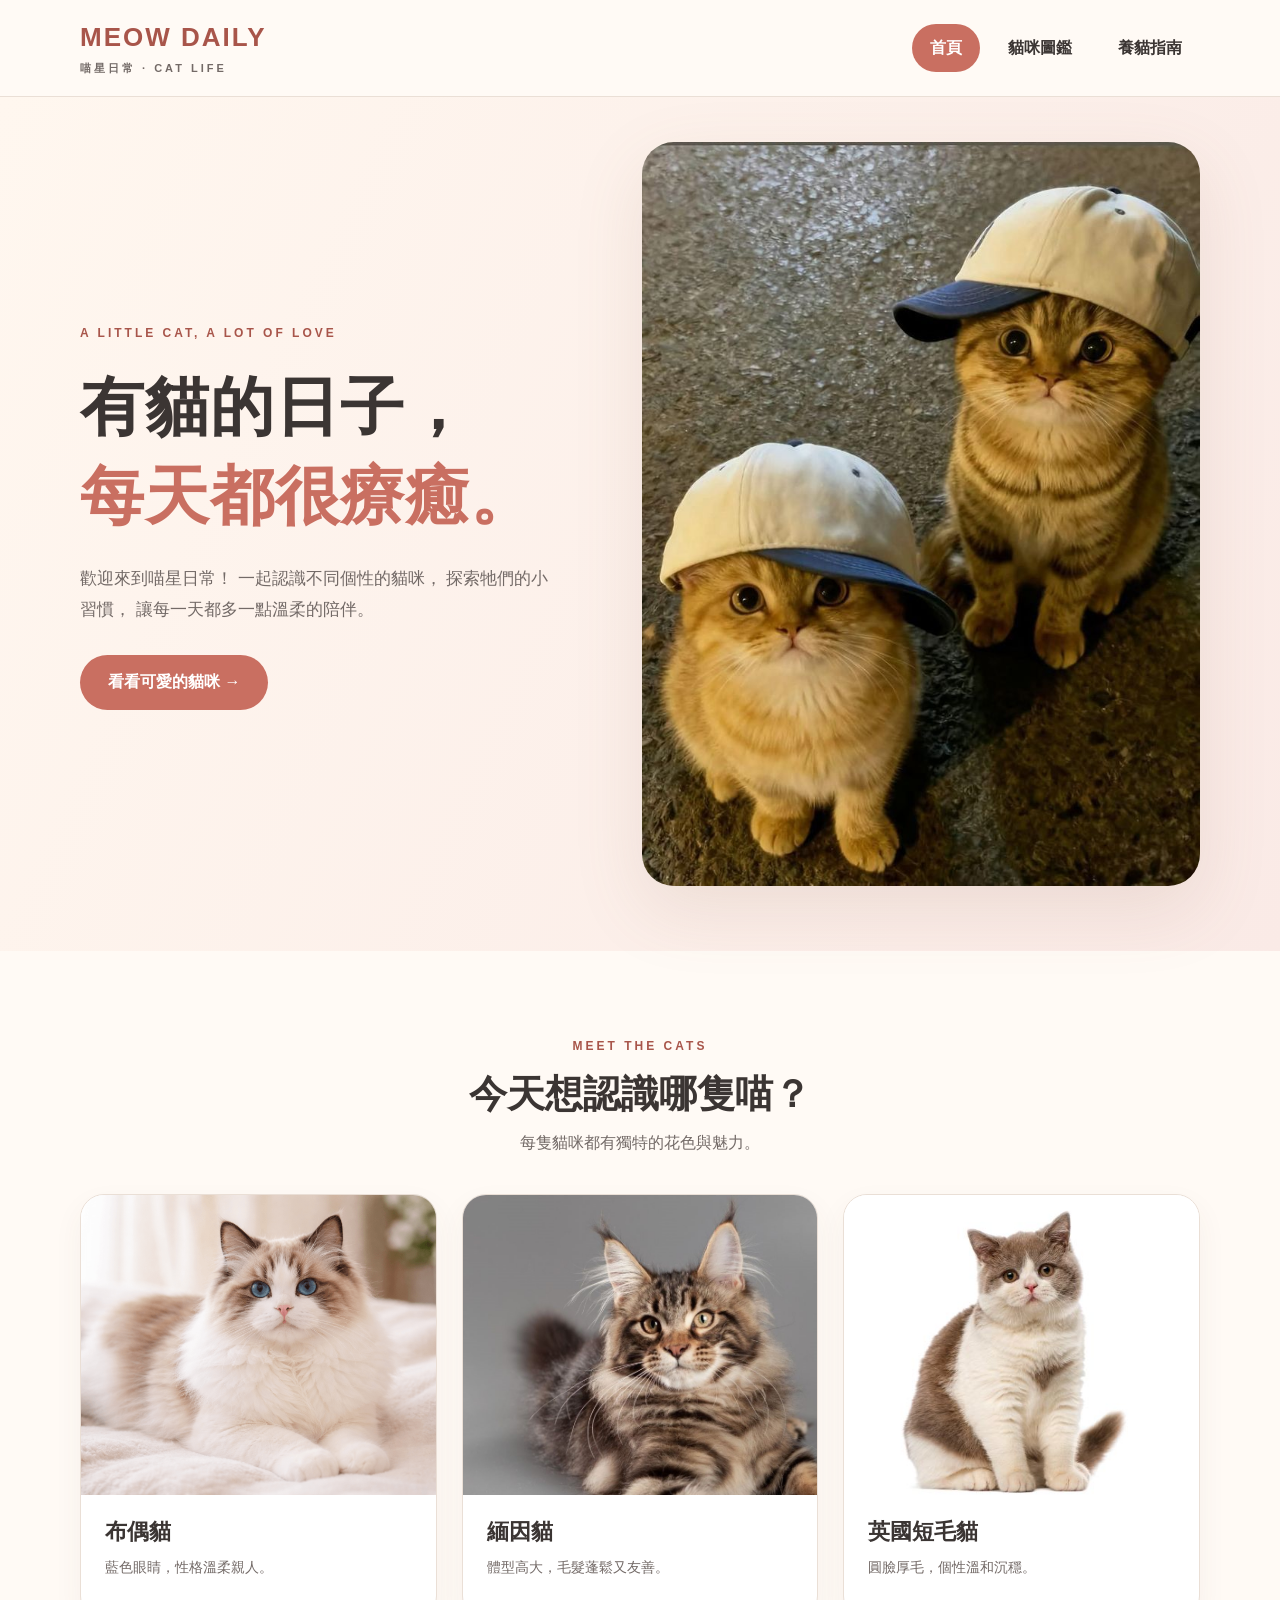
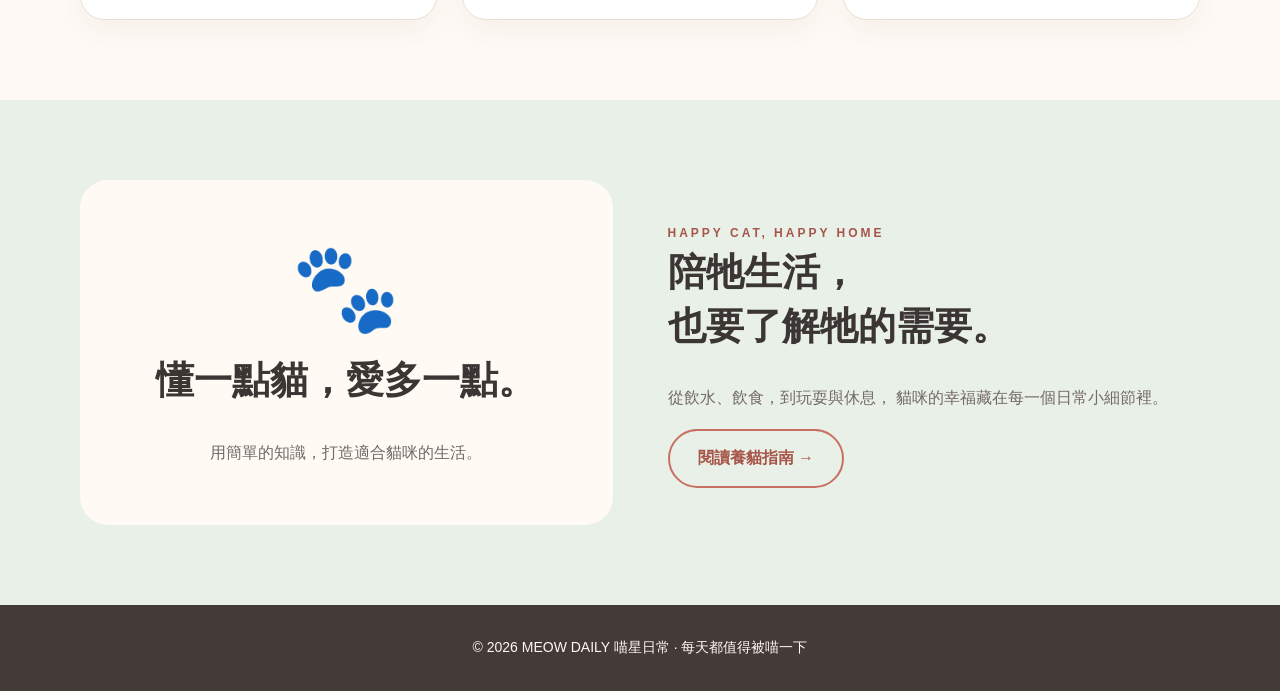
<file: index.html>
<!DOCTYPE html>
<html lang="en">

<head>
    <meta charset="UTF-8">
    <meta name="viewport" content="width=device-width, initial-scale=1.0">
    <title>首頁｜喵星日常</title>
    <link rel="stylesheet" href="style.css">
</head>

<body>

    <!-- 頁首導覽列 -->
    <header class="header">
        <div class="wrap head-inner">

            <a class="brand" href="index.html">
                MEOW DAILY
                <small>喵星日常 · CAT LIFE</small>
            </a>

            <nav>
                <ul class="nav">
                    <li><a class="active" href="index.html">首頁</a></li>
                    <li><a href="cats.html">貓咪圖鑑</a></li>
                    <li><a href="care.html">養貓指南</a></li>
                </ul>
            </nav>

        </div>
    </header>

    <main>

        <!-- 首頁主視覺 -->
        <section class="hero">
            <div class="wrap hero-inner">

                <div class="hero-text">
                    <span class="eyebrow">
                        A LITTLE CAT, A LOT OF LOVE
                    </span>

                    <h1>
                        有貓的日子，<br>
                        <em>每天都很療癒。</em>
                    </h1>

                    <p>
                        歡迎來到喵星日常！
                        一起認識不同個性的貓咪，
                        探索牠們的小習慣，
                        讓每一天都多一點溫柔的陪伴。
                    </p>

                    <a class="button" href="cats.html">
                        看看可愛的貓咪 →
                    </a>
                </div>

                <div class="hero-picture">
                    <img src="images/menu_cat.jpg" alt="可愛的貓咪">
                </div>

            </div>
        </section>

        <!-- 人氣貓咪介紹 -->
        <section class="section">
            <div class="wrap">

                <div class="section-head">
                    <span class="eyebrow">MEET THE CATS</span>
                    <h2>今天想認識哪隻喵？</h2>
                    <p>每隻貓咪都有獨特的花色與魅力。</p>
                </div>

                <div class="grid">

                    <!-- 布偶貓 -->
                    <article class="card">
                        <img src="images/cat1.png" alt="布偶貓">

                        <div class="card-body">
                            <h3>布偶貓</h3>
                            <p>藍色眼睛，性格溫柔親人。</p>
                        </div>
                    </article>

                    <!-- 緬因貓 -->
                    <article class="card">
                        <img src="images/cat2.jpg" alt="緬因貓">

                        <div class="card-body">
                            <h3>緬因貓</h3>
                            <p>體型高大，毛髮蓬鬆又友善。</p>
                        </div>
                    </article>

                    <!-- 英國短毛貓 -->
                    <article class="card">
                        <img src="images/cat3.jpg" alt="英國短毛貓">

                        <div class="card-body">
                            <h3>英國短毛貓</h3>
                            <p>圓臉厚毛，個性溫和沉穩。</p>
                        </div>
                    </article>

                </div>
            </div>
        </section>

        <!-- 養貓指南介紹 -->
        <section class="section feature">
            <div class="wrap feature-inner">

                <div class="feature-panel">
                    <span class="symbol">🐾</span>
                    <h2>懂一點貓，愛多一點。</h2>
                    <p>用簡單的知識，打造適合貓咪的生活。</p>
                </div>

                <div>
                    <span class="eyebrow">
                        HAPPY CAT, HAPPY HOME
                    </span>

                    <h2>
                        陪牠生活，<br>
                        也要了解牠的需要。
                    </h2>

                    <p>
                        從飲水、飲食，到玩耍與休息，
                        貓咪的幸福藏在每一個日常小細節裡。
                    </p>

                    <a class="button outline" href="care.html">
                        閱讀養貓指南 →
                    </a>
                </div>

            </div>
        </section>

    </main>

    <!-- 頁尾 -->
    <footer class="footer">
        <div class="wrap">
            <p>
                © 2026 MEOW DAILY 喵星日常 · 每天都值得被喵一下
            </p>
        </div>
    </footer>

</body>
</html>
</file>
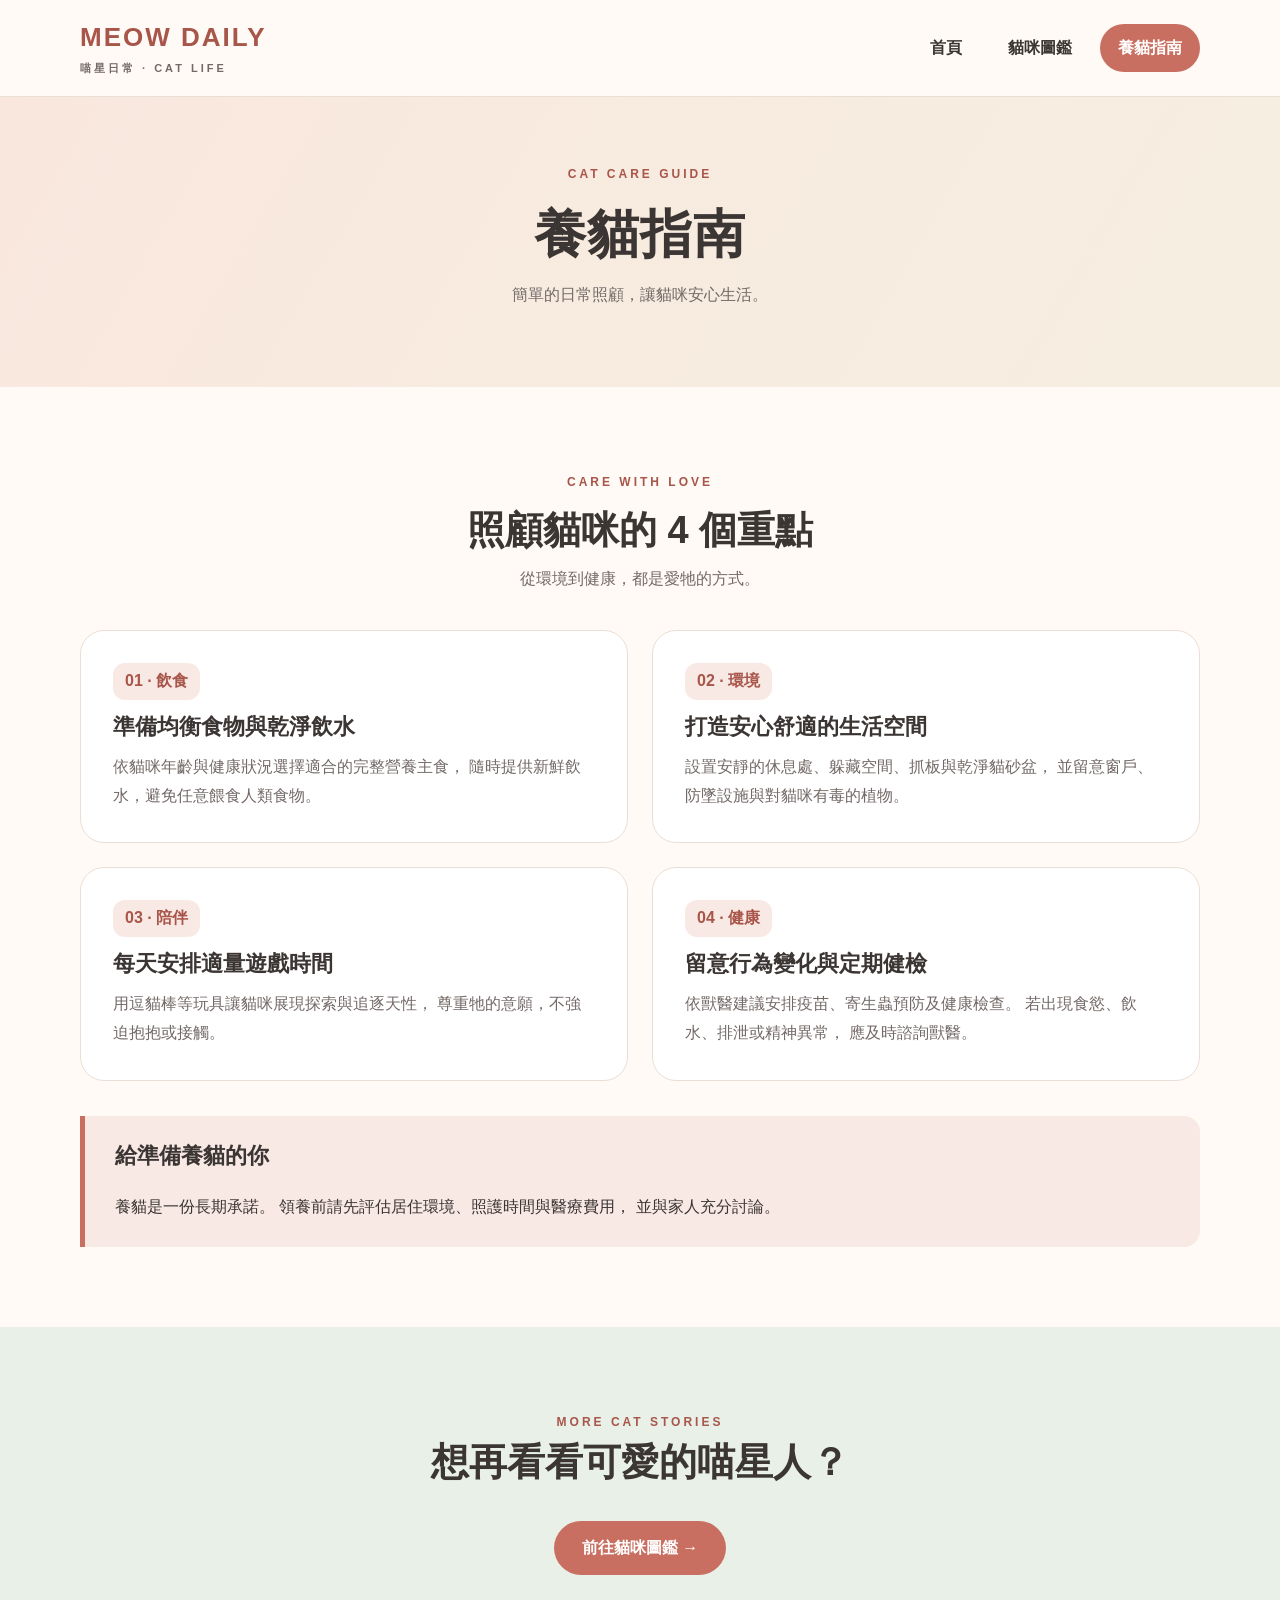
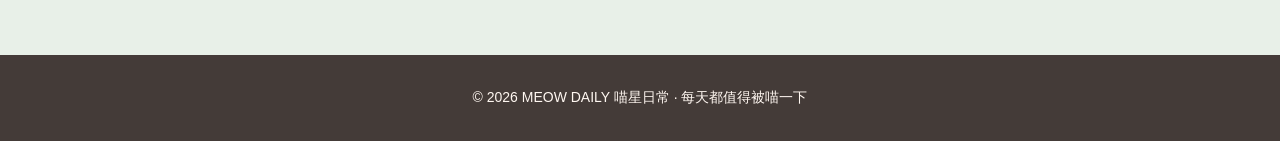
<file: care.html>
<!DOCTYPE html>
<html lang="en">

<head>
    <meta charset="UTF-8">
    <meta name="viewport" content="width=device-width, initial-scale=1.0">
    <title>養貓指南｜喵星日常</title>
    <link rel="stylesheet" href="style.css">
</head>

<body>

    <!-- 頁首導覽列 -->
    <header class="header">
        <div class="wrap head-inner">

            <a class="brand" href="index.html">
                MEOW DAILY
                <small>喵星日常 · CAT LIFE</small>
            </a>

            <nav>
                <ul class="nav">
                    <li>
                        <a href="index.html">首頁</a>
                    </li>
                    <li>
                        <a href="cats.html">貓咪圖鑑</a>
                    </li>
                    <li>
                        <a class="active" href="care.html">養貓指南</a>
                    </li>
                </ul>
            </nav>

        </div>
    </header>

    <main>

        <!-- 養貓指南標題 -->
        <section class="page-hero">
            <div class="wrap">

                <span class="eyebrow">CAT CARE GUIDE</span>
                <h1>養貓指南</h1>
                <p>簡單的日常照顧，讓貓咪安心生活。</p>

            </div>
        </section>

        <!-- 四大照護重點 -->
        <section class="section">
            <div class="wrap">

                <div class="section-head">
                    <span class="eyebrow">CARE WITH LOVE</span>
                    <h2>照顧貓咪的 4 個重點</h2>
                    <p>從環境到健康，都是愛牠的方式。</p>
                </div>

                <div class="tips-grid">

                    <!-- 飲食 -->
                    <article class="tip-card">
                        <span class="number">01 · 飲食</span>
                        <h3>準備均衡食物與乾淨飲水</h3>
                        <p>
                            依貓咪年齡與健康狀況選擇適合的完整營養主食，
                            隨時提供新鮮飲水，避免任意餵食人類食物。
                        </p>
                    </article>

                    <!-- 環境 -->
                    <article class="tip-card">
                        <span class="number">02 · 環境</span>
                        <h3>打造安心舒適的生活空間</h3>
                        <p>
                            設置安靜的休息處、躲藏空間、抓板與乾淨貓砂盆，
                            並留意窗戶、防墜設施與對貓咪有毒的植物。
                        </p>
                    </article>

                    <!-- 陪伴 -->
                    <article class="tip-card">
                        <span class="number">03 · 陪伴</span>
                        <h3>每天安排適量遊戲時間</h3>
                        <p>
                            用逗貓棒等玩具讓貓咪展現探索與追逐天性，
                            尊重牠的意願，不強迫抱抱或接觸。
                        </p>
                    </article>

                    <!-- 健康 -->
                    <article class="tip-card">
                        <span class="number">04 · 健康</span>
                        <h3>留意行為變化與定期健檢</h3>
                        <p>
                            依獸醫建議安排疫苗、寄生蟲預防及健康檢查。
                            若出現食慾、飲水、排泄或精神異常，
                            應及時諮詢獸醫。
                        </p>
                    </article>

                </div>

                <!-- 健康提醒 -->
                <div class="notice">
                    <h3>給準備養貓的你</h3>
                    <p>
                        養貓是一份長期承諾。
                        領養前請先評估居住環境、照護時間與醫療費用，
                        並與家人充分討論。
                    </p>
                </div>

            </div>
        </section>

        <!-- 返回貓咪圖鑑 -->
        <section class="section feature">
            <div class="wrap" style="text-align: center;">

                <span class="eyebrow">MORE CAT STORIES</span>
                <h2>想再看看可愛的喵星人？</h2>

                <a class="button" href="cats.html">
                    前往貓咪圖鑑 →
                </a>

            </div>
        </section>

    </main>

    <!-- 頁尾 -->
    <footer class="footer">
        <div class="wrap">
            <p>
                © 2026 MEOW DAILY 喵星日常 · 每天都值得被喵一下
            </p>
        </div>
    </footer>

</body>
</html>
</file>
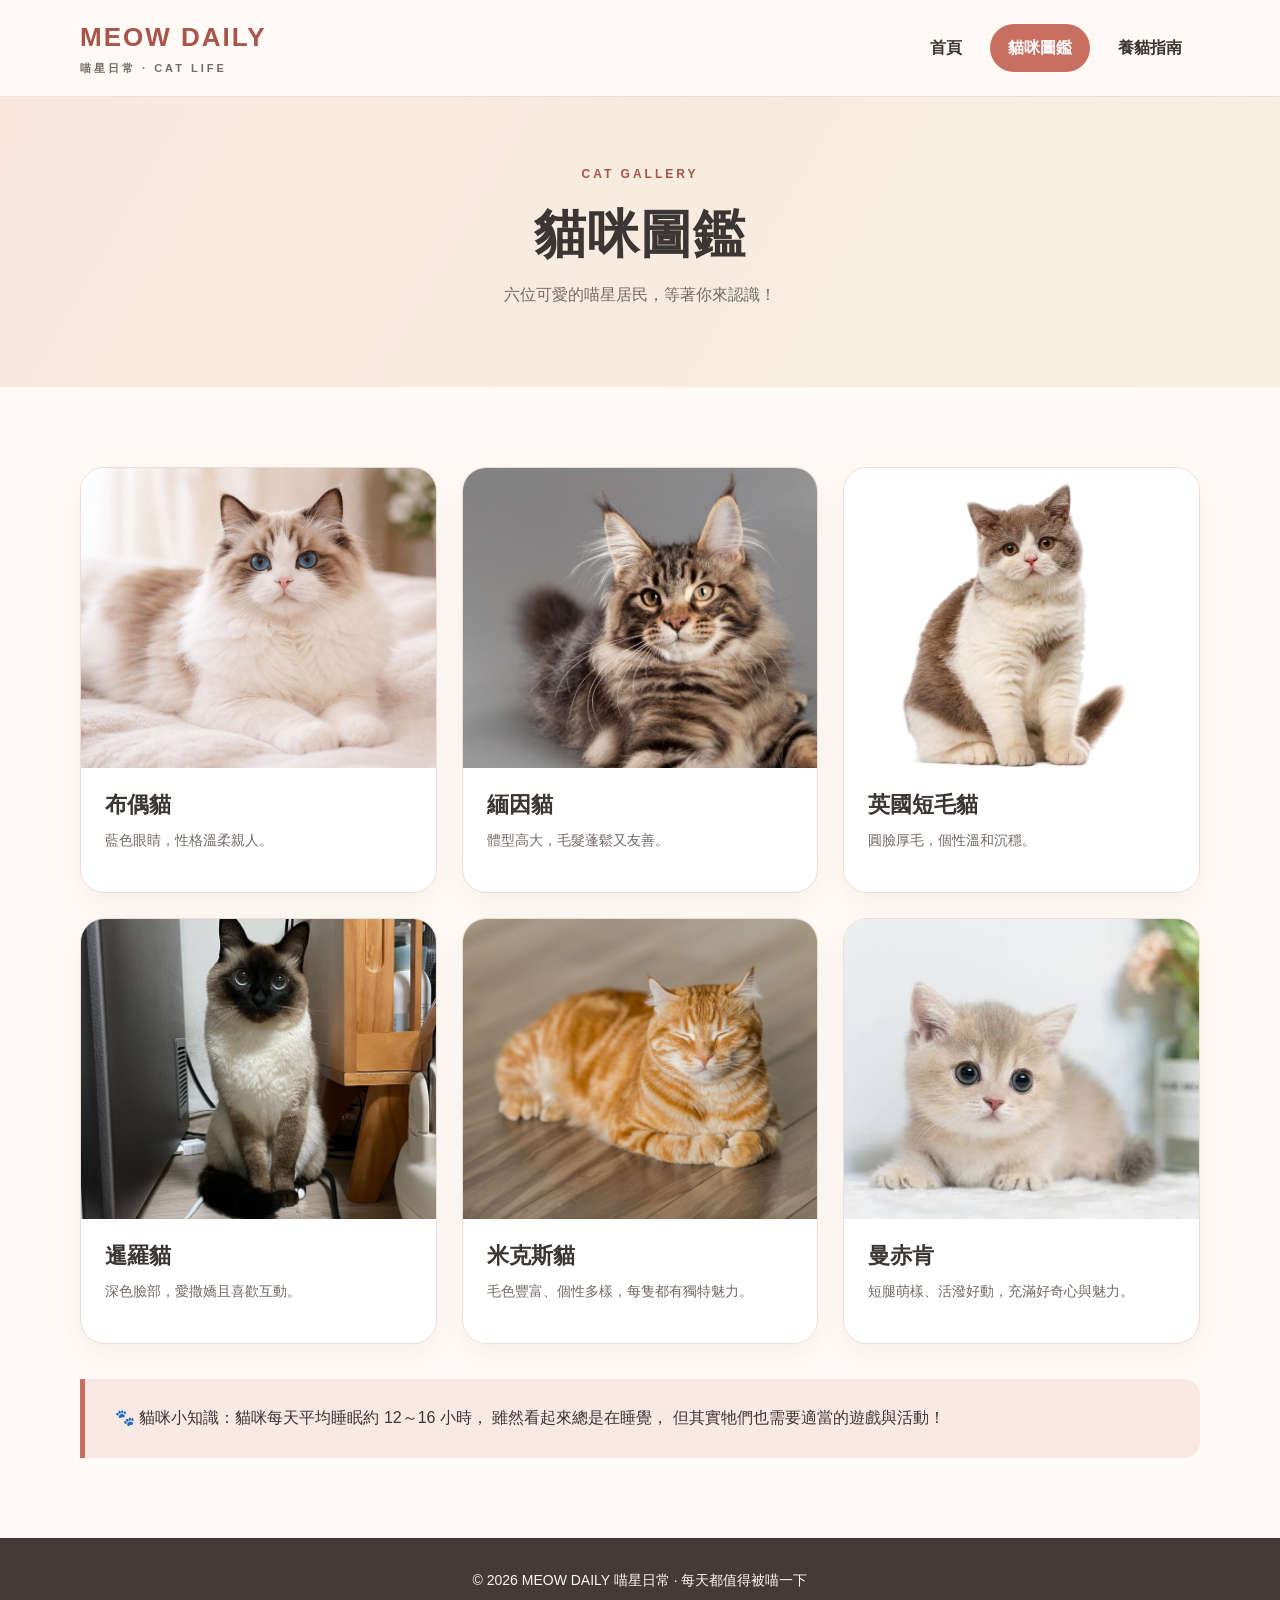
<file: cats.html>
<!DOCTYPE html>
<html lang="en">

<head>
    <meta charset="UTF-8">
    <meta name="viewport" content="width=device-width, initial-scale=1.0">
    <title>貓咪圖鑑｜喵星日常</title>
    <link rel="stylesheet" href="style.css">
</head>

<body>

    <!-- 頁首導覽列 -->
    <header class="header">
        <div class="wrap head-inner">

            <a class="brand" href="index.html">
                MEOW DAILY
                <small>喵星日常 · CAT LIFE</small>
            </a>

            <nav>
                <ul class="nav">
                    <li>
                        <a href="index.html">首頁</a>
                    </li>
                    <li>
                        <a class="active" href="cats.html">貓咪圖鑑</a>
                    </li>
                    <li>
                        <a href="care.html">養貓指南</a>
                    </li>
                </ul>
            </nav>

        </div>
    </header>

    <main>

        <!-- 貓咪圖鑑標題 -->
        <section class="page-hero">
            <div class="wrap">

                <span class="eyebrow">CAT GALLERY</span>
                <h1>貓咪圖鑑</h1>
                <p>六位可愛的喵星居民，等著你來認識！</p>

            </div>
        </section>

        <!-- 六種貓咪介紹 -->
        <section class="section">
            <div class="wrap">

                <div class="grid">

                    <!-- 布偶貓 -->
                    <article class="card">
                        <img src="images/cat1.png">

                        <div class="card-body">
                            <h3>布偶貓</h3>
                            <p>藍色眼睛，性格溫柔親人。</p>
                        </div>
                    </article>

                    <!-- 緬因貓 -->
                    <article class="card">
                        <img src="images/cat2.jpg">

                        <div class="card-body">
                            <h3>緬因貓</h3>
                            <p>體型高大，毛髮蓬鬆又友善。</p>
                        </div>
                    </article>

                    <!-- 英國短毛貓 -->
                    <article class="card">
                        <img src="images/cat3.jpg">

                        <div class="card-body">
                            <h3>英國短毛貓</h3>
                            <p>圓臉厚毛，個性溫和沉穩。</p>
                        </div>
                    </article>

                    <!-- 暹羅貓 -->
                    <article class="card">
                        <img src="images/cat4.jpg">

                        <div class="card-body">
                            <h3>暹羅貓</h3>
                            <p>深色臉部，愛撒嬌且喜歡互動。</p>
                        </div>
                    </article>

                    <!-- 米克斯貓 -->
                    <article class="card">
                        <img src="images/cat5.jpg">

                        <div class="card-body">
                            <h3>米克斯貓</h3>
                            <p>毛色豐富、個性多樣，每隻都有獨特魅力。</p>
                        </div>
                    </article>

                    <!-- 曼赤肯 -->
                    <article class="card">
                        <img src="images/cat6.jpg">

                        <div class="card-body">
                            <h3>曼赤肯</h3>
                            <p>短腿萌樣、活潑好動，充滿好奇心與魅力。</p>
                        </div>
                    </article>

                </div>

                <!-- 貓咪小知識 -->
                <div class="notice">
                    <p>
                        🐾 貓咪小知識：貓咪每天平均睡眠約 12～16 小時，
                        雖然看起來總是在睡覺，
                        但其實牠們也需要適當的遊戲與活動！
                    </p>
                </div>

            </div>
        </section>

    </main>

    <!-- 頁尾 -->
    <footer class="footer">
        <div class="wrap">
            <p>
                © 2026 MEOW DAILY 喵星日常 · 每天都值得被喵一下
            </p>
        </div>
    </footer>

</body>
</html>
</file>
<file: style.css>
@charset "UTF-8";

/* ===== 基本樣式 ===== */
:root {
    --ink: #3b3533;
    --muted: #736a67;
    --coral: #c96f61;
    --coral-dark: #a8554a;
    --cream: #fffaf5;
    --paper: #ffffff;
    --pink: #f8e9e4;
    --mint: #e8f0e8;
    --line: #eadfd6;
}

* {
    box-sizing: border-box;
}

body {
    margin: 0;
    color: var(--ink);
    background-color: var(--cream);
    font-family: "Noto Sans TC", "Microsoft JhengHei", sans-serif;
    line-height: 1.8;
}

img {
    display: block;
    width: 100%;
}

a {
    color: inherit;
    text-decoration: none;
}

.wrap {
    width: 1120px;
    margin: 0 auto;
}

/* ===== 頁首與導覽列 ===== */
.header {
    background-color: #fffaf5;
    border-bottom: 1px solid var(--line);
}

.head-inner {
    height: 96px;
    display: flex;
    align-items: center;
    justify-content: space-between;
}

.brand {
    display: flex;
    flex-direction: column;
    font-size: 26px;
    font-weight: 900;
    letter-spacing: 2px;
    color: var(--coral-dark);
    line-height: 1.3;
}

.brand small {
    font-size: 11px;
    letter-spacing: 3px;
    color: var(--muted);
    font-weight: 600;
    margin-top: 6px;
}

.nav {
    display: flex;
    align-items: center;
    gap: 10px;
    padding: 0;
    margin: 0;
    list-style: none;
}

.nav a {
    display: block;
    padding: 10px 18px;
    border-radius: 100px;
    font-weight: 700;
    transition: 0.2s;
}

.nav a:hover,
.nav a.active {
    color: white;
    background-color: var(--coral);
}

/* ===== 共用文字樣式 ===== */
.eyebrow {
    color: var(--coral-dark);
    font-size: 12px;
    font-weight: 900;
    letter-spacing: 3px;
}

h1, h2, h3, p {
    margin-top: 0;
}

h1, h2, h3 {
    line-height: 1.4;
}

h1 {
    font-size: 64px;
    letter-spacing: 1px;
}

h2 {
    font-size: 38px;
}

h3 {
    font-size: 22px;
}

p {
    font-size: 16px;
}

/* ===== 按鈕樣式 ===== */
.button {
    display: inline-block;
    border-radius: 100px;
    background-color: var(--coral);
    color: white;
    padding: 13px 28px;
    font-weight: 800;
    transition: 0.2s;
}

.button:hover {
    background-color: var(--coral-dark);
    transform: translateY(-2px);
}

.button.outline {
    background-color: transparent;
    border: 2px solid var(--coral);
    color: var(--coral-dark);
}

.button.outline:hover {
    background-color: var(--pink);
}

/* ===== 共用內容區塊 ===== */
.section {
    padding: 80px 0;
}

.section-head {
    text-align: center;
    margin-bottom: 36px;
}

.section-head h2 {
    margin: 8px 0;
}

.section-head p,
.page-hero p {
    color: var(--muted);
}

/* ===== 首頁主視覺 ===== */
.hero {
    padding: 45px 0 65px;
    background: linear-gradient(115deg, #fff7ef, #faeae6);
}

.hero-inner {
    display: grid;
    grid-template-columns: 1fr 1.05fr;
    align-items: center;
    gap: 30px;
}

.hero h1 {
    margin: 16px 0 22px;
}

.hero h1 em {
    font-style: normal;
    color: var(--coral);
}

.hero p {
    max-width: 480px;
    color: var(--muted);
    font-size: 17px;
    margin-bottom: 30px;
}

.hero-picture img {
    border-radius: 32px;
    box-shadow: 0 24px 70px rgba(139, 97, 80, 0.13);
}

/* ===== 貓咪圖鑑卡片 ===== */
.grid {
    display: grid;
    grid-template-columns: repeat(3, 1fr);
    gap: 25px;
}

.card {
    overflow: hidden;
    background-color: var(--paper);
    border: 1px solid var(--line);
    border-radius: 24px;
    box-shadow: 0 12px 30px rgba(96, 70, 59, 0.055);
    transition: 0.2s;
}

.card:hover {
    transform: translateY(-5px);
}

.card img {
    width: 100%;
    height: 300px;
    object-fit: cover;
}

.card-body {
    padding: 22px 24px 26px;
}

.card-body h3 {
    font-size: 22px;
    margin-bottom: 7px;
}

.card-body p {
    color: var(--muted);
    font-size: 14px;
    margin-bottom: 13px;
}

.tag {
    display: inline-block;
    color: var(--coral-dark);
    background-color: #fae7df;
    padding: 4px 12px;
    border-radius: 100px;
    font-size: 12px;
    font-weight: 700;
}

/* ===== 首頁養貓介紹 ===== */
.feature {
    background-color: var(--mint);
}

.feature-inner {
    display: grid;
    grid-template-columns: 1fr 1fr;
    gap: 55px;
    align-items: center;
}

.feature-panel {
    background-color: #fffaf4;
    padding: 42px;
    border-radius: 28px;
    text-align: center;
}

.feature-panel .symbol {
    display: block;
    font-size: 88px;
    line-height: 1.5;
}

.feature p {
    color: var(--muted);
}

/* ===== 內頁標題 ===== */
.page-hero {
    padding: 62px 0;
    background: linear-gradient(120deg, #f9e7de, #f6efe1);
    text-align: center;
}

.page-hero h1 {
    font-size: 52px;
    margin: 10px 0;
}

/* ===== 養貓指南 ===== */
.tips-grid {
    display: grid;
    grid-template-columns: repeat(2, 1fr);
    gap: 24px;
}

.tip-card {
    padding: 32px;
    border-radius: 24px;
    border: 1px solid var(--line);
    background-color: white;
}

.tip-card .number {
    display: inline-block;
    background-color: var(--pink);
    color: var(--coral-dark);
    border-radius: 12px;
    padding: 4px 12px;
    font-weight: 900;
    margin-bottom: 12px;
}

.tip-card h3 {
    margin-bottom: 10px;
    font-size: 22px;
}

.tip-card p {
    color: var(--muted);
    margin: 0;
}

/* ===== 小提醒區塊 ===== */
.notice {
    margin-top: 35px;
    padding: 25px 30px;
    border-left: 5px solid var(--coral);
    background-color: var(--pink);
    border-radius: 0 16px 16px 0;
}

.notice p {
    margin-bottom: 0;
}

/* ===== 頁尾 ===== */
.footer {
    background-color: #443b38;
    color: #fff7f1;
    padding: 30px 0;
    text-align: center;
}

.footer p {
    margin: 0;
    font-size: 14px;
}
</file>
